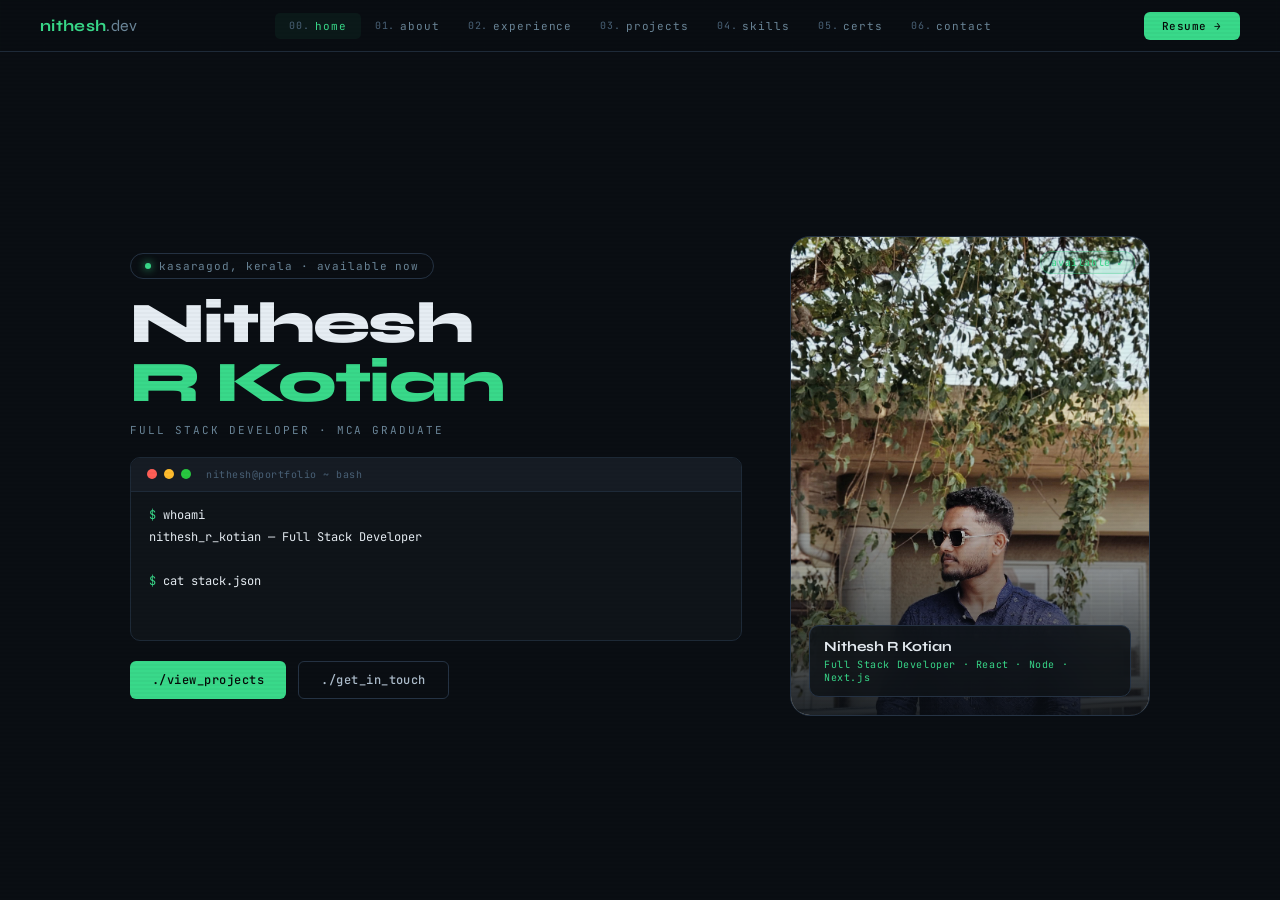
<file: index.html>
<!doctype html>
<html lang="en">
  <head>
    <meta charset="UTF-8" />
    <meta name="viewport" content="width=device-width, initial-scale=1.0" />
    <meta
      name="description"
      content="Full Stack Developer | MCA Graduate | Expert in React, Next.js, Node.js, MongoDB. Building scalable web applications and modern solutions."
    />
    <meta
      name="keywords"
      content="Full Stack Developer, React, Next.js, Node.js, JavaScript, Web Development, Portfolio"
    />
    <meta name="author" content="Nithesh R Kotian" />
    <meta name="theme-color" content="#39d98a" />
    <title>Nithesh R Kotian — Full Stack Developer</title>

    <!-- Open Graph Meta Tags -->
    <meta
      property="og:title"
      content="Nithesh R Kotian — Full Stack Developer"
    />
    <meta
      property="og:description"
      content="Full Stack Developer | MCA Graduate | Expert in React, Next.js, Node.js, MongoDB. Building scalable web applications and modern solutions."
    />
    <meta property="og:image" content="images/myimage.jpg" />
    <meta property="og:url" content="https://nithesh-portfolio.vercel.app" />
    <meta property="og:type" content="website" />

    <!-- Twitter Card Meta Tags -->
    <meta name="twitter:card" content="summary_large_image" />
    <meta
      name="twitter:title"
      content="Nithesh R Kotian — Full Stack Developer"
    />
    <meta
      name="twitter:description"
      content="Full Stack Developer | MCA Graduate | Expert in React, Next.js, Node.js, MongoDB."
    />
    <meta name="twitter:image" content="images/myimage.jpg" />

    <!-- Favicon -->
    <link rel="icon" type="image/x-icon" href="images/myimage.jpg" />
    <link rel="apple-touch-icon" href="images/myimage.jpg" />

    <link
      href="https://fonts.googleapis.com/css2?family=JetBrains+Mono:wght@300;400;500;700&family=Syne:wght@400;500;700;800&display=swap"
      rel="stylesheet"
    />
    <style>
      :root {
        --bg: #0a0e13;
        --bg2: #0f1419;
        --bg3: #161c24;
        --border: #1e2a38;
        --border2: #253344;
        --green: #39d98a;
        --green2: #2ab572;
        --blue: #58a6ff;
        --purple: #bc8cff;
        --amber: #f0b429;
        --coral: #ff7a5c;
        --muted: #4a6278;
        --muted2: #6b8699;
        --text: #cdd9e5;
        --text2: #adbdcc;
        --white: #e6edf3;
        --mono: "JetBrains Mono", monospace;
        --display: "Syne", sans-serif;
      }
      * {
        margin: 0;
        padding: 0;
        box-sizing: border-box;
      }
      html,
      body {
        width: 100%;
        height: 100%;
        overflow: hidden;
        background: var(--bg);
        color: var(--text);
        font-family: var(--mono);
        font-size: 14px;
      }
      body::before {
        content: "";
        position: fixed;
        inset: 0;
        background: repeating-linear-gradient(
          0deg,
          transparent,
          transparent 2px,
          rgba(0, 0, 0, 0.025) 2px,
          rgba(0, 0, 0, 0.025) 4px
        );
        pointer-events: none;
        z-index: 9999;
      }
      #grid-bg {
        position: fixed;
        inset: 0;
        background-image:
          linear-gradient(rgba(57, 217, 138, 0.025) 1px, transparent 1px),
          linear-gradient(90deg, rgba(57, 217, 138, 0.025) 1px, transparent 1px);
        background-size: 44px 44px;
        z-index: 0;
        pointer-events: none;
      }

      /* NAV */
      nav {
        position: fixed;
        top: 0;
        left: 0;
        right: 0;
        z-index: 500;
        background: rgba(10, 14, 19, 0.94);
        -webkit-backdrop-filter: blur(20px);
        backdrop-filter: blur(20px);
        border-bottom: 1px solid var(--border);
        height: 52px;
        display: flex;
        align-items: center;
        justify-content: space-between;
        padding: 0 40px;
      }
      .nav-logo {
        font-family: var(--display);
        font-size: 16px;
        font-weight: 700;
        color: var(--green);
        letter-spacing: 0.02em;
        cursor: pointer;
      }
      .nav-logo span {
        color: var(--muted2);
        font-weight: 400;
      }
      .nav-links {
        display: flex;
        gap: 0;
        list-style: none;
      }
      .nav-links li a {
        display: flex;
        align-items: center;
        gap: 5px;
        color: var(--muted2);
        text-decoration: none;
        font-size: 11px;
        letter-spacing: 0.08em;
        padding: 6px 14px;
        border-radius: 5px;
        transition: all 0.2s;
        cursor: pointer;
      }
      .nav-links li a:hover,
      .nav-links li a.active {
        color: var(--green);
        background: rgba(57, 217, 138, 0.06);
      }
      .nav-num {
        color: var(--muted);
        font-size: 10px;
      }
      .hire-btn {
        background: var(--green);
        color: #050a08;
        border: none;
        padding: 7px 18px;
        border-radius: 6px;
        font-family: var(--mono);
        font-size: 11px;
        font-weight: 500;
        cursor: pointer;
        letter-spacing: 0.05em;
        transition: all 0.2s;
        text-decoration: none;
      }
      .hire-btn:hover {
        background: var(--green2);
        transform: translateY(-1px);
      }

      /* HAMBURGER */
      .hamburger {
        display: none;
        flex-direction: column;
        gap: 4px;
        cursor: pointer;
        padding: 8px;
        border: 1px solid var(--border2);
        border-radius: 6px;
        background: transparent;
      }
      .hamburger span {
        display: block;
        width: 18px;
        height: 1.5px;
        background: var(--muted2);
        transition: all 0.3s;
      }
      .mobile-menu {
        display: none;
        position: fixed;
        top: 52px;
        left: 0;
        right: 0;
        background: rgba(10, 14, 19, 0.98);
        -webkit-backdrop-filter: blur(20px);
        backdrop-filter: blur(20px);
        border-bottom: 1px solid var(--border);
        z-index: 400;
        padding: 12px 0;
      }
      .mobile-menu.open {
        display: block;
      }
      .mobile-menu a {
        display: block;
        padding: 12px 24px;
        color: var(--muted2);
        font-size: 12px;
        letter-spacing: 0.08em;
        cursor: pointer;
        transition: color 0.2s;
      }
      .mobile-menu a:hover,
      .mobile-menu a.active {
        color: var(--green);
      }

      /* PAGES */
      .page {
        position: fixed;
        top: 52px;
        left: 0;
        right: 0;
        bottom: 0;
        overflow-y: auto;
        overflow-x: hidden;
        transform: translateX(100%);
        z-index: 1;
        pointer-events: none;
        background: var(--bg);
      }
      .page.active {
        transform: translateX(0);
        z-index: 10;
        pointer-events: all;
      }
      .page-inner {
        min-height: 100%;
        padding: 48px 40px 80px;
        max-width: 1100px;
        margin: 0 auto;
        position: relative;
        z-index: 2;
      }

      /* HERO */
      #page-hero {
        overflow: hidden;
      }
      #page-hero .page-inner {
        height: 100%;
        display: flex;
        flex-direction: column;
        justify-content: center;
        padding: 20px 40px;
      }
      .hero-wrap {
        display: grid;
        grid-template-columns: 1fr 360px;
        gap: 48px;
        align-items: center;
      }
      .hero-badge {
        display: inline-flex;
        align-items: center;
        gap: 8px;
        font-size: 11px;
        color: var(--muted2);
        letter-spacing: 0.08em;
        border: 1px solid var(--border2);
        border-radius: 20px;
        padding: 5px 14px;
        margin-bottom: 16px;
      }
      .badge-dot {
        width: 6px;
        height: 6px;
        border-radius: 50%;
        background: var(--green);
        box-shadow: 0 0 8px var(--green);
        animation: pulse 2s infinite;
      }
      @keyframes pulse {
        0%,
        100% {
          box-shadow: 0 0 6px var(--green);
        }
        50% {
          box-shadow:
            0 0 16px var(--green),
            0 0 28px rgba(57, 217, 138, 0.3);
        }
      }
      .hero-name {
        font-family: var(--display);
        font-size: clamp(36px, 4.5vw, 62px);
        font-weight: 800;
        color: var(--white);
        line-height: 1.02;
        margin-bottom: 10px;
        letter-spacing: -0.03em;
      }
      .hero-name .accent {
        color: var(--green);
      }
      .hero-sub {
        font-size: 11px;
        color: var(--muted2);
        letter-spacing: 0.18em;
        text-transform: uppercase;
        margin-bottom: 20px;
      }
      .terminal-box {
        background: var(--bg2);
        border: 1px solid var(--border);
        border-radius: 10px;
        overflow: hidden;
        margin-bottom: 20px;
      }
      .tbar {
        background: var(--bg3);
        border-bottom: 1px solid var(--border);
        padding: 10px 16px;
        display: flex;
        align-items: center;
        gap: 7px;
      }
      .dot {
        width: 10px;
        height: 10px;
        border-radius: 50%;
      }
      .dr {
        background: #ff5f57;
      }
      .dy {
        background: #febc2e;
      }
      .dg {
        background: #28c840;
      }
      .ttitle {
        margin-left: 8px;
        font-size: 10px;
        color: var(--muted);
        letter-spacing: 0.05em;
      }
      .tbody {
        padding: 14px 18px;
        min-height: 148px;
        font-size: 12px;
        line-height: 1.6;
      }
      .tline {
        margin-bottom: 3px;
        min-height: 17px;
      }
      .cur {
        display: inline-block;
        width: 7px;
        height: 12px;
        background: var(--green);
        vertical-align: middle;
        animation: blink 1s step-end infinite;
        margin-left: 2px;
      }
      @keyframes blink {
        50% {
          opacity: 0;
        }
      }
      .hero-ctas {
        display: flex;
        gap: 12px;
      }
      .btn {
        display: inline-flex;
        align-items: center;
        gap: 8px;
        padding: 10px 22px;
        border-radius: 6px;
        font-family: var(--mono);
        font-size: 12px;
        font-weight: 500;
        cursor: pointer;
        border: none;
        transition: all 0.2s;
        letter-spacing: 0.04em;
        text-decoration: none;
      }
      .btn-g {
        background: var(--green);
        color: #050a08;
      }
      .btn-g:hover {
        background: var(--green2);
        transform: translateY(-1px);
      }
      .btn-o {
        background: transparent;
        color: var(--text2);
        border: 1px solid var(--border2);
      }
      .btn-o:hover {
        border-color: var(--green);
        color: var(--green);
      }
      .mobile-resume-cta {
        display: none;
      }

      /* PHOTO */
      .photo-card {
        position: relative;
      }
      .photo-frame {
        position: relative;
        border-radius: 20px;
        overflow: hidden;
        border: 1px solid var(--border2);
        aspect-ratio: 3/4;
      }
      .photo-frame img {
        width: 100%;
        height: 100%;
        object-fit: cover;
        object-position: center top;
        filter: contrast(1.05) saturate(0.9);
      }
      .photo-overlay {
        position: absolute;
        inset: 0;
        background: linear-gradient(
          180deg,
          transparent 50%,
          rgba(10, 14, 19, 0.9) 100%
        );
      }
      .photo-badge {
        position: absolute;
        bottom: 18px;
        left: 18px;
        right: 18px;
        background: rgba(15, 20, 25, 0.88);
        -webkit-backdrop-filter: blur(12px);
        backdrop-filter: blur(12px);
        border: 1px solid var(--border2);
        border-radius: 10px;
        padding: 12px 14px;
      }
      .pb-name {
        font-family: var(--display);
        font-size: 14px;
        font-weight: 700;
        color: var(--white);
        margin-bottom: 3px;
      }
      .pb-role {
        font-size: 10px;
        color: var(--green);
        letter-spacing: 0.06em;
      }
      .photo-tag {
        position: absolute;
        top: 14px;
        right: 14px;
        background: rgba(57, 217, 138, 0.12);
        border: 1px solid rgba(57, 217, 138, 0.3);
        color: var(--green);
        font-size: 10px;
        padding: 4px 10px;
        border-radius: 20px;
        letter-spacing: 0.06em;
      }

      /* HERO ENTRY ANIM */
      .hero-badge,
      .hero-name,
      .hero-sub,
      .terminal-box,
      .hero-ctas,
      .photo-card {
        opacity: 0;
        transition:
          opacity 0.6s ease,
          transform 0.6s ease;
      }
      .hero-badge {
        transform: translateY(-10px);
      }
      .hero-name {
        transform: translateY(20px);
        transition-delay: 0.1s;
      }
      .hero-sub {
        transition-delay: 0.2s;
      }
      .terminal-box {
        transform: translateY(10px);
        transition-delay: 0.25s;
      }
      .hero-ctas {
        transition-delay: 0.38s;
      }
      .photo-card {
        transform: translateX(28px);
        transition-delay: 0.15s;
      }
      #page-hero.active .hero-badge,
      #page-hero.active .hero-name,
      #page-hero.active .hero-sub,
      #page-hero.active .terminal-box,
      #page-hero.active .hero-ctas,
      #page-hero.active .photo-card {
        opacity: 1;
        transform: none;
      }

      /* SECTIONS */
      .section-tag {
        font-size: 10px;
        letter-spacing: 0.18em;
        text-transform: uppercase;
        color: var(--green);
        margin-bottom: 10px;
        display: flex;
        align-items: center;
        gap: 10px;
      }
      .section-tag::after {
        content: "";
        display: block;
        height: 1px;
        width: 36px;
        background: var(--green);
        opacity: 0.5;
      }
      .section-h {
        font-family: var(--display);
        font-size: clamp(26px, 3vw, 42px);
        font-weight: 700;
        color: var(--white);
        margin-bottom: 36px;
        letter-spacing: -0.02em;
      }
      .page-anim > * {
        opacity: 0;
        transform: translateY(18px);
        transition:
          opacity 0.5s ease,
          transform 0.5s ease;
      }
      .page.active .page-anim > *:nth-child(1) {
        opacity: 1;
        transform: none;
        transition-delay: 0.07s;
      }
      .page.active .page-anim > *:nth-child(2) {
        opacity: 1;
        transform: none;
        transition-delay: 0.14s;
      }
      .page.active .page-anim > *:nth-child(3) {
        opacity: 1;
        transform: none;
        transition-delay: 0.21s;
      }
      .page.active .page-anim > *:nth-child(4) {
        opacity: 1;
        transform: none;
        transition-delay: 0.28s;
      }
      .page.active .page-anim > *:nth-child(5) {
        opacity: 1;
        transform: none;
        transition-delay: 0.35s;
      }
      .page.active .page-anim > *:nth-child(6) {
        opacity: 1;
        transform: none;
        transition-delay: 0.42s;
      }

      /* ABOUT */
      .about-grid {
        display: grid;
        grid-template-columns: 1.1fr 1fr;
        gap: 52px;
        align-items: start;
      }
      .about-text {
        color: var(--text2);
        line-height: 1.9;
        font-size: 13.5px;
      }
      .about-text p {
        margin-bottom: 16px;
      }
      .about-text strong {
        color: var(--green);
        font-weight: 500;
      }
      .stats-block {
        display: grid;
        grid-template-columns: 1fr 1fr;
        gap: 1px;
        background: var(--border);
        border: 1px solid var(--border);
        border-radius: 12px;
        overflow: hidden;
        margin-bottom: 20px;
      }
      .stat-box {
        background: var(--bg2);
        padding: 20px;
        text-align: center;
      }
      .stat-num {
        font-family: var(--display);
        font-size: 32px;
        font-weight: 800;
        color: var(--green);
        display: block;
        line-height: 1;
        margin-bottom: 5px;
      }
      .stat-lbl {
        font-size: 10px;
        color: var(--muted2);
        letter-spacing: 0.1em;
        text-transform: uppercase;
      }
      .achiev-list {
        display: flex;
        flex-direction: column;
        gap: 8px;
      }
      .achiev-item {
        display: flex;
        align-items: flex-start;
        gap: 10px;
        background: var(--bg2);
        border: 1px solid var(--border);
        border-radius: 8px;
        padding: 11px 14px;
        font-size: 12.5px;
        color: var(--text2);
      }

      /* EXPERIENCE */
      .exp-list {
        display: flex;
        flex-direction: column;
        gap: 0;
      }
      .exp-item {
        display: grid;
        grid-template-columns: 185px 1fr;
        gap: 28px;
        padding: 36px 0;
        border-bottom: 1px solid var(--border);
      }
      .exp-item:first-child {
        padding-top: 0;
      }
      .exp-item:last-child {
        border-bottom: none;
      }
      .exp-date {
        font-size: 11px;
        color: var(--green);
        letter-spacing: 0.05em;
        margin-bottom: 6px;
      }
      .exp-co {
        font-size: 12px;
        color: var(--muted2);
        line-height: 1.5;
      }
      .exp-role {
        font-family: var(--display);
        font-size: 17px;
        font-weight: 600;
        color: var(--white);
        margin-bottom: 10px;
      }
      .exp-desc {
        font-size: 13px;
        color: var(--text2);
        line-height: 1.85;
        margin-bottom: 12px;
      }
      .tags {
        display: flex;
        flex-wrap: wrap;
        gap: 6px;
      }
      .tag {
        font-size: 10.5px;
        padding: 3px 10px;
        border-radius: 4px;
        background: var(--bg3);
        border: 1px solid var(--border2);
        color: var(--muted2);
        letter-spacing: 0.04em;
      }

      /* PROJECTS */
      .proj-grid {
        display: grid;
        grid-template-columns: repeat(auto-fill, minmax(290px, 1fr));
        gap: 16px;
      }
      .proj-card {
        background: var(--bg2);
        border: 1px solid var(--border);
        border-radius: 10px;
        overflow: hidden;
        transition:
          border-color 0.2s,
          transform 0.2s;
        cursor: pointer;
      }
      .proj-card:hover {
        border-color: var(--green);
        transform: translateY(-3px);
      }
      .proj-card:hover .parrow {
        opacity: 1;
        transform: translate(3px, -3px);
      }
      .proj-top {
        padding: 18px 18px 12px;
        border-bottom: 1px solid var(--border);
        display: flex;
        align-items: flex-start;
        justify-content: space-between;
      }
      .proj-ico {
        width: 32px;
        height: 32px;
        border-radius: 7px;
        display: flex;
        align-items: center;
        justify-content: center;
        font-size: 14px;
        margin-bottom: 8px;
        border: 1px solid var(--border2);
        background: var(--bg3);
      }
      .parrow {
        font-size: 14px;
        color: var(--green);
        opacity: 0;
        transition: all 0.2s;
      }
      .proj-type {
        font-size: 10px;
        color: var(--green);
        letter-spacing: 0.1em;
        text-transform: uppercase;
        margin-bottom: 5px;
      }
      .proj-name {
        font-family: var(--display);
        font-size: 15px;
        font-weight: 600;
        color: var(--white);
      }
      .proj-body {
        padding: 12px 18px 16px;
      }
      .proj-desc {
        font-size: 12px;
        color: var(--text2);
        line-height: 1.7;
        margin-bottom: 10px;
      }
      .ptags {
        display: flex;
        flex-wrap: wrap;
        gap: 5px;
      }
      .ptag {
        font-size: 10px;
        padding: 2px 8px;
        border-radius: 3px;
        background: rgba(57, 217, 138, 0.07);
        border: 1px solid rgba(57, 217, 138, 0.18);
        color: var(--green2);
        letter-spacing: 0.04em;
      }

      /* SKILLS */
      .skills-wrap {
        display: grid;
        grid-template-columns: 1fr 1fr;
        gap: 40px;
      }
      .sg {
        margin-bottom: 24px;
      }
      .sg-title {
        font-size: 10px;
        letter-spacing: 0.15em;
        text-transform: uppercase;
        color: var(--muted);
        margin-bottom: 12px;
        display: flex;
        align-items: center;
        gap: 8px;
      }
      .sg-title::before {
        content: "//";
        color: var(--green);
        opacity: 0.7;
      }
      .spills {
        display: flex;
        flex-wrap: wrap;
        gap: 7px;
      }
      .sp {
        font-size: 12px;
        padding: 6px 13px;
        border-radius: 6px;
        background: var(--bg2);
        border: 1px solid var(--border);
        color: var(--text2);
        transition: all 0.15s;
        cursor: default;
      }
      .sp:hover {
        border-color: var(--green);
        color: var(--green);
        background: rgba(57, 217, 138, 0.05);
      }
      .sp.hot {
        color: var(--blue);
        border-color: var(--border2);
      }

      /* CERTS */
      .certs-grid {
        display: grid;
        grid-template-columns: repeat(auto-fill, minmax(230px, 1fr));
        gap: 12px;
      }
      .cert-card {
        background: var(--bg2);
        border: 1px solid var(--border);
        border-radius: 8px;
        padding: 15px 16px;
        transition: border-color 0.2s;
      }
      .cert-card:hover {
        border-color: var(--purple);
      }
      .cert-plat {
        font-size: 10px;
        color: var(--purple);
        letter-spacing: 0.1em;
        text-transform: uppercase;
        margin-bottom: 5px;
      }
      .cert-name {
        font-size: 13px;
        color: var(--text);
        line-height: 1.45;
      }

      /* CONTACT */
      .contact-wrap {
        display: grid;
        grid-template-columns: 1fr 1fr;
        gap: 52px;
        align-items: start;
      }
      .contact-text {
        font-size: 13px;
        color: var(--text2);
        line-height: 1.85;
        margin-bottom: 22px;
      }
      .clinks {
        display: flex;
        flex-direction: column;
        gap: 9px;
      }
      .clink {
        display: flex;
        align-items: center;
        gap: 12px;
        color: var(--text2);
        text-decoration: none;
        font-size: 13px;
        padding: 10px 14px;
        border: 1px solid var(--border);
        border-radius: 6px;
        background: var(--bg2);
        transition: all 0.2s;
      }
      .clink:hover {
        color: var(--green);
        border-color: var(--green);
        background: rgba(57, 217, 138, 0.04);
      }
      .cform {
        display: flex;
        flex-direction: column;
        gap: 13px;
      }
      .flabel {
        font-size: 10px;
        color: var(--muted2);
        letter-spacing: 0.1em;
        text-transform: uppercase;
        margin-bottom: 5px;
      }
      .finput,
      .ftextarea {
        background: var(--bg2);
        border: 1px solid var(--border);
        border-radius: 6px;
        padding: 10px 14px;
        color: var(--text);
        font-family: var(--mono);
        font-size: 13px;
        outline: none;
        transition: border-color 0.2s;
        width: 100%;
      }
      .finput:focus,
      .ftextarea:focus {
        border-color: var(--green);
      }
      .ftextarea {
        min-height: 96px;
        resize: none;
      }

      /* SCROLLBAR */
      ::-webkit-scrollbar {
        width: 4px;
      }
      ::-webkit-scrollbar-track {
        background: var(--bg);
      }
      ::-webkit-scrollbar-thumb {
        background: var(--border2);
        border-radius: 2px;
      }

      /* RESPONSIVE */
      @media (max-width: 960px) {
        .nav-links {
          display: none;
        }
        .hamburger {
          display: flex;
        }
        nav {
          padding: 0 20px;
        }
        .hire-btn {
          display: none;
        }
      }
      @media (max-width: 768px) {
        /* Allow hero to scroll on mobile */
        #page-hero {
          overflow-y: auto;
        }
        #page-hero .page-inner {
          height: auto;
          min-height: 100%;
          padding: 20px 20px 40px;
        }
        .hero-wrap {
          grid-template-columns: 1fr;
          gap: 0;
          position: relative;
        }
        .hero-name {
          font-size: clamp(34px, 9vw, 48px);
        }
        .photo-card {
          position: absolute;
          top: 0;
          right: 0;
          width: 68px;
          height: 68px;
        }
        .photo-frame {
          border-radius: 50%;
          aspect-ratio: 1/1;
          width: 68px;
          height: 68px;
          border: 2px solid var(--green);
        }
        .photo-overlay,
        .photo-badge,
        .photo-tag {
          display: none;
        }
        .hero-left {
          padding-right: 80px;
        }
        .hero-badge {
          font-size: 10px;
          padding: 4px 10px;
          margin-bottom: 12px;
        }
        .hero-sub {
          font-size: 10px;
          margin-bottom: 12px;
        }
        .tbody {
          min-height: auto;
          font-size: 11px;
          padding: 10px 14px;
        }
        .tline {
          margin-bottom: 2px;
          min-height: 16px;
        }
        .terminal-box {
          margin-bottom: 14px;
        }
        .page-inner {
          padding: 28px 20px 60px;
        }
        .section-h {
          font-size: 26px;
        }
        .about-grid,
        .skills-wrap,
        .contact-wrap {
          grid-template-columns: 1fr;
        }
        .exp-item {
          grid-template-columns: 1fr;
          gap: 4px;
        }
        .proj-grid {
          grid-template-columns: 1fr;
        }
        .certs-grid {
          grid-template-columns: 1fr 1fr;
        }
        .hero-ctas .btn:first-child {
          display: none;
        }
        .mobile-resume-cta {
          display: inline-flex;
        }
      }
      @media (max-width: 480px) {
        .hero-name {
          font-size: clamp(34px, 12vw, 48px);
        }
        .hero-left {
          padding-right: 84px;
        }
        .hero-ctas {
          flex-direction: column;
        }
        .btn {
          width: 100%;
          justify-content: center;
        }
        .certs-grid {
          grid-template-columns: 1fr;
        }
      }
    </style>
  </head>
  <body>
    <div id="grid-bg"></div>

    <nav>
      <div class="nav-logo" id="logo">nithesh<span>.dev</span></div>
      <ul class="nav-links" id="navLinks">
        <li>
          <a id="nav-hero" class="active"
            ><span class="nav-num">00.</span> home</a
          >
        </li>
        <li>
          <a id="nav-about"><span class="nav-num">01.</span> about</a>
        </li>
        <li>
          <a id="nav-exp"><span class="nav-num">02.</span> experience</a>
        </li>
        <li>
          <a id="nav-proj"><span class="nav-num">03.</span> projects</a>
        </li>
        <li>
          <a id="nav-skills"><span class="nav-num">04.</span> skills</a>
        </li>
        <li>
          <a id="nav-certs"><span class="nav-num">05.</span> certs</a>
        </li>
        <li>
          <a id="nav-contact"><span class="nav-num">06.</span> contact</a>
        </li>
      </ul>
      <div class="hamburger" id="hamburger">
        <span></span><span></span><span></span>
      </div>
      <a
        href="images/Nithesh_Kotian_Resume.pdf"
        download
        class="hire-btn"
        id="hireBtn"
        >Resume →</a
      >
    </nav>

    <div class="mobile-menu" id="mobileMenu">
      <a id="mob-hero" class="active">00. home</a>
      <a id="mob-about">01. about</a>
      <a id="mob-exp">02. experience</a>
      <a id="mob-proj">03. projects</a>
      <a id="mob-skills">04. skills</a>
      <a id="mob-certs">05. certs</a>
      <a id="mob-contact">06. contact</a>
    </div>

    <!-- HERO -->
    <div class="page active" id="page-hero">
      <div class="page-inner">
        <div class="hero-wrap">
          <div class="hero-left">
            <div class="hero-badge">
              <span class="badge-dot"></span>kasaragod, kerala · available now
            </div>
            <h1 class="hero-name">
              Nithesh<br /><span class="accent">R Kotian</span>
            </h1>
            <p class="hero-sub">Full Stack Developer · MCA Graduate</p>
            <div class="terminal-box">
              <div class="tbar">
                <div class="dot dr"></div>
                <div class="dot dy"></div>
                <div class="dot dg"></div>
                <span class="ttitle">nithesh@portfolio ~ bash</span>
              </div>
              <div class="tbody" id="termOut"></div>
            </div>
            <div class="hero-ctas">
              <button class="btn btn-g" data-page="proj">
                ./view_projects
              </button>
              <a
                href="images/Nithesh_Kotian_Resume.pdf"
                download
                class="btn btn-g mobile-resume-cta"
                >./_resume</a
              >
              <button class="btn btn-o" data-page="contact">
                ./get_in_touch
              </button>
            </div>
          </div>
          <div class="photo-card">
            <div class="photo-frame">
              <img src="images/myimage.jpg" alt="Nithesh R Kotian" />
              <div class="photo-overlay"></div>
              <span class="photo-tag">available ✓</span>
              <div class="photo-badge">
                <div class="pb-name">Nithesh R Kotian</div>
                <div class="pb-role">
                  Full Stack Developer · React · Node · Next.js
                </div>
              </div>
            </div>
          </div>
        </div>
      </div>
    </div>

    <!-- ABOUT -->
    <div class="page" id="page-about">
      <div class="page-inner">
        <div class="page-anim">
          <div class="section-tag">$ cat about.md</div>
          <h2 class="section-h">Who I Am</h2>
          <div class="about-grid">
            <div class="about-text">
              <p>
                I'm a <strong>Full Stack Developer</strong> with an MCA from ST
                Joseph Engineering College Mangalore (CGPA 9.0). I build
                scalable, production-ready applications using modern web
                technologies.
              </p>
              <p>
                Currently at
                <strong>One Planet Technologies LLP</strong> working on
                <strong>Neargo360</strong> — a full-stack e-commerce platform
                with multi-store cart workflows, Cloudinary media handling, and
                WhatsApp vendor integrations.
              </p>
              <p>
                I've interned at <strong>Softionik Solutions</strong>,
                contributed to
                <strong>Google's Adversarial Nibbler Program</strong> for AI
                model training, and built production web apps at
                <strong>Qtech Solutions</strong>.
              </p>
              <p>
                Outside code: cricket, traveling, food, and the pursuit of
                cleaner abstractions.
              </p>
              <div
                style="
                  margin-top: 22px;
                  display: flex;
                  gap: 12px;
                  flex-wrap: wrap;
                "
              >
                <button
                  class="btn btn-g"
                  data-page="proj"
                  style="font-size: 11px; padding: 8px 18px"
                >
                  view projects
                </button>
                <button
                  class="btn btn-o"
                  data-page="exp"
                  style="font-size: 11px; padding: 8px 18px"
                >
                  experience
                </button>
              </div>
            </div>
            <div>
              <div class="stats-block">
                <div class="stat-box">
                  <span class="stat-num">9.0</span
                  ><span class="stat-lbl">MCA CGPA</span>
                </div>
                <div class="stat-box">
                  <span class="stat-num">5+</span
                  ><span class="stat-lbl">Projects</span>
                </div>
                <div class="stat-box">
                  <span class="stat-num">3</span
                  ><span class="stat-lbl">Internships</span>
                </div>
                <div class="stat-box">
                  <span class="stat-num">6+</span
                  ><span class="stat-lbl">Certs</span>
                </div>
              </div>
              <div class="achiev-list">
                <div class="achiev-item">
                  🏆&nbsp; 2nd Place — One-Day Hackathon, SJEC
                </div>
                <div class="achiev-item">
                  ☁&nbsp; AWS Unleashed Workshop participant
                </div>
                <div class="achiev-item">
                  🎯&nbsp; Committee Head — Joshiana 2024, SJEC
                </div>
                <div class="achiev-item">
                  🤖&nbsp; Google Adversarial Nibbler Contributor
                </div>
              </div>
            </div>
          </div>
        </div>
      </div>
    </div>

    <!-- EXPERIENCE -->
    <div class="page" id="page-exp">
      <div class="page-inner">
        <div class="page-anim">
          <div class="section-tag">$ git log --experience</div>
          <h2 class="section-h">Experience</h2>
          <div class="exp-list">
            <div class="exp-item">
              <div>
                <div class="exp-date">JAN 2026 — PRESENT</div>
                <div class="exp-co">One Planet Technologies LLP</div>
              </div>
              <div>
                <div class="exp-role">Software Developer</div>
                <p class="exp-desc">
                  Building Neargo360, a full-stack e-commerce and marketplace
                  platform. Developed multi-store cart workflows, dynamic
                  product galleries, checkout systems, Cloudinary media
                  handling, and WhatsApp inquiry integration for vendors.
                </p>
                <div class="tags">
                  <span class="tag">Next.js</span
                  ><span class="tag">React.js</span
                  ><span class="tag">Node.js</span
                  ><span class="tag">MongoDB</span
                  ><span class="tag">Cloudinary</span>
                </div>
              </div>
            </div>
            <div class="exp-item">
              <div>
                <div class="exp-date">MAY — JUL 2025</div>
                <div class="exp-co">Softionik Solutions Pvt. Ltd.</div>
              </div>
              <div>
                <div class="exp-role">Software Development Intern</div>
                <p class="exp-desc">
                  Built Ayush, a cross-platform mobile app using React Native
                  with JWT authentication and RESTful API integration.
                  Collaborated in Agile team on testing, debugging, and code
                  reviews.
                </p>
                <div class="tags">
                  <span class="tag">React Native</span
                  ><span class="tag">Node.js</span
                  ><span class="tag">MongoDB</span><span class="tag">JWT</span
                  ><span class="tag">REST APIs</span>
                </div>
              </div>
            </div>
            <div class="exp-item">
              <div>
                <div class="exp-date">JUL — SEP 2024</div>
                <div class="exp-co">Google</div>
              </div>
              <div>
                <div class="exp-role">Adversarial Nibbler Contributor</div>
                <p class="exp-desc">
                  Worked on AI generation models and contributed to model
                  training. Collaborated with interdisciplinary teams to enhance
                  AI solutions and built practical ML workflow skills.
                </p>
                <div class="tags">
                  <span class="tag">AI/ML</span
                  ><span class="tag">Model Training</span
                  ><span class="tag">Research</span>
                </div>
              </div>
            </div>
            <div class="exp-item">
              <div>
                <div class="exp-date">APR — JUN 2023</div>
                <div class="exp-co">Qtech Solutions</div>
              </div>
              <div>
                <div class="exp-role">Web Developer Intern</div>
                <p class="exp-desc">
                  Built front-end and back-end modules in an Agile team,
                  contributing to unit testing, client-side validation,
                  responsive design, and database management.
                </p>
                <div class="tags">
                  <span class="tag">HTML</span><span class="tag">CSS</span
                  ><span class="tag">JavaScript</span
                  ><span class="tag">PHP</span><span class="tag">MySQL</span>
                </div>
              </div>
            </div>
          </div>
        </div>
      </div>
    </div>

    <!-- PROJECTS -->
    <div class="page" id="page-proj">
      <div class="page-inner">
        <div class="page-anim">
          <div class="section-tag">$ ls -la projects/</div>
          <h2 class="section-h">Projects</h2>
          <div class="proj-grid">
            <!-- <div class="proj-card">
              <div class="proj-top">
                <div>
                  <div class="proj-ico">🛒</div>
                  <div class="proj-type">E-Commerce · Live</div>
                  <div class="proj-name">Neargo360</div>
                </div>
                <div class="parrow">↗</div>
              </div>
              <div class="proj-body">
                <p class="proj-desc">
                  Full-stack marketplace with multi-store cart, dynamic
                  galleries, Cloudinary media, and WhatsApp vendor integration.
                </p>
                <div class="ptags">
                  <span class="ptag">Next.js</span
                  ><span class="ptag">React</span
                  ><span class="ptag">Node.js</span
                  ><span class="ptag">MongoDB</span>
                </div>
              </div>
            </div> -->
            <div class="proj-card">
              <div class="proj-top">
                <div>
                  <div class="proj-ico">📄</div>
                  <div class="proj-type">EdTech · Full Stack</div>
                  <div class="proj-name">QPGS</div>
                </div>
                <div class="parrow">↗</div>
              </div>
              <div class="proj-body">
                <p class="proj-desc">
                  Dynamic question paper generation aligned with Bloom's
                  Taxonomy, COs, POs. Role-based access + PDF/Word export.
                </p>
                <div class="ptags">
                  <span class="ptag">React.js</span
                  ><span class="ptag">Node.js</span
                  ><span class="ptag">MongoDB</span
                  ><span class="ptag">REST APIs</span>
                </div>
              </div>
            </div>
            <div class="proj-card">
              <div class="proj-top">
                <div>
                  <div class="proj-ico">📱</div>
                  <div class="proj-type">Mobile · Cross-Platform</div>
                  <div class="proj-name">Ayush</div>
                </div>
                <div class="parrow">↗</div>
              </div>
              <div class="proj-body">
                <p class="proj-desc">
                  Ayurvedic product sales + pooja booking app. JWT auth,
                  calendar scheduling, dual customer/admin modules.
                </p>
                <div class="ptags">
                  <span class="ptag">React Native</span
                  ><span class="ptag">TypeScript</span
                  ><span class="ptag">Node.js</span
                  ><span class="ptag">MongoDB</span>
                </div>
              </div>
            </div>
            <div class="proj-card">
              <div class="proj-top">
                <div>
                  <div class="proj-ico">📦</div>
                  <div class="proj-type">Inventory · Full Stack</div>
                  <div class="proj-name">Inventory App</div>
                </div>
                <div class="parrow">↗</div>
              </div>
              <div class="proj-body">
                <p class="proj-desc">
                  FastAPI backend + React frontend with CRUD APIs, PostgreSQL
                  persistence, filtering/sorting UI, and OpenAPI docs.
                </p>
                <div class="ptags">
                  <span class="ptag">FastAPI</span
                  ><span class="ptag">React.js</span
                  ><span class="ptag">PostgreSQL</span
                  ><span class="ptag">SQLAlchemy</span>
                </div>
              </div>
            </div>
            <div class="proj-card">
              <div class="proj-top">
                <div>
                  <div class="proj-ico">💊</div>
                  <div class="proj-type">E-Commerce</div>
                  <div class="proj-name">Drug Rial</div>
                </div>
                <div class="parrow">↗</div>
              </div>
              <div class="proj-body">
                <p class="proj-desc">
                  Online medical products store with secure product management,
                  ordering flow, and responsive design.
                </p>
                <div class="ptags">
                  <span class="ptag">HTML</span><span class="ptag">PHP</span
                  ><span class="ptag">Bootstrap</span
                  ><span class="ptag">MySQL</span>
                </div>
              </div>
            </div>
            <div class="proj-card">
              <div class="proj-top">
                <div>
                  <div class="proj-ico">🔧</div>
                  <div class="proj-type">Service Booking</div>
                  <div class="proj-name">Unique Solution</div>
                </div>
                <div class="parrow">↗</div>
              </div>
              <div class="proj-body">
                <p class="proj-desc">
                  Responsive booking site for laptop, inverter, and CCTV
                  services. DB-driven booking with form validation.
                </p>
                <div class="ptags">
                  <span class="ptag">HTML</span><span class="ptag">CSS</span
                  ><span class="ptag">JavaScript</span
                  ><span class="ptag">PHP</span><span class="ptag">MySQL</span>
                </div>
              </div>
            </div>
          </div>
        </div>
      </div>
    </div>

    <!-- SKILLS -->
    <div class="page" id="page-skills">
      <div class="page-inner">
        <div class="page-anim">
          <div class="section-tag">$ npm list --depth=0</div>
          <h2 class="section-h">Skills</h2>
          <div class="skills-wrap">
            <div>
              <div class="sg">
                <div class="sg-title">Languages</div>
                <div class="spills">
                  <span class="sp hot">JavaScript ES6+</span
                  ><span class="sp hot">TypeScript</span
                  ><span class="sp">Python</span
                  ><span class="sp">Core Java</span><span class="sp">C#</span
                  ><span class="sp">PHP</span>
                </div>
              </div>
              <div class="sg">
                <div class="sg-title">Frontend</div>
                <div class="spills">
                  <span class="sp hot">React.js</span
                  ><span class="sp hot">Next.js</span
                  ><span class="sp hot">React Native</span
                  ><span class="sp">Tailwind CSS</span
                  ><span class="sp">Material UI</span
                  ><span class="sp">Bootstrap</span
                  ><span class="sp">HTML5/CSS3</span>
                </div>
              </div>
              <div class="sg">
                <div class="sg-title">Backend</div>
                <div class="spills">
                  <span class="sp hot">Node.js</span
                  ><span class="sp hot">Express.js</span
                  ><span class="sp">FastAPI</span
                  ><span class="sp">REST APIs</span
                  ><span class="sp">JWT Auth</span
                  ><span class="sp">ASP.NET</span>
                </div>
              </div>
            </div>
            <div>
              <div class="sg">
                <div class="sg-title">Databases</div>
                <div class="spills">
                  <span class="sp hot">MongoDB</span
                  ><span class="sp">PostgreSQL</span
                  ><span class="sp">MySQL</span><span class="sp">Firebase</span
                  ><span class="sp">SQLAlchemy</span>
                </div>
              </div>
              <div class="sg">
                <div class="sg-title">Tools & DevOps</div>
                <div class="spills">
                  <span class="sp">Docker</span><span class="sp">GitHub</span
                  ><span class="sp">Postman</span><span class="sp">AWS</span
                  ><span class="sp">CI/CD</span
                  ><span class="sp">Agile/Scrum</span
                  ><span class="sp">Swagger</span>
                </div>
              </div>
              <div class="sg">
                <div class="sg-title">AI / ML & Data</div>
                <div class="spills">
                  <span class="sp">NumPy</span><span class="sp">Pandas</span
                  ><span class="sp">Matplotlib</span
                  ><span class="sp">Power BI</span
                  ><span class="sp">Model Training</span>
                </div>
              </div>
            </div>
          </div>
        </div>
      </div>
    </div>

    <!-- CERTS -->
    <div class="page" id="page-certs">
      <div class="page-inner">
        <div class="page-anim">
          <div class="section-tag">$ cat certifications.json</div>
          <h2 class="section-h">Certifications</h2>
          <div class="certs-grid">
            <div class="cert-card">
              <div class="cert-plat">Coursera</div>
              <div class="cert-name">Fundamentals of Java Programming</div>
            </div>
            <div class="cert-card">
              <div class="cert-plat">Udemy</div>
              <div class="cert-name">
                The Complete Full-Stack Web Development Bootcamp
              </div>
            </div>
            <div class="cert-card">
              <div class="cert-plat">Udemy</div>
              <div class="cert-name">
                Java Spring Boot Tutorial for Beginners
              </div>
            </div>
            <div class="cert-card">
              <div class="cert-plat">Coursera</div>
              <div class="cert-name">
                Intro to Web Development with HTML, CSS, JavaScript
              </div>
            </div>
            <div class="cert-card">
              <div class="cert-plat">Udemy</div>
              <div class="cert-name">
                React Native Unveiled: From Basics to Mobile Mastery
              </div>
            </div>
            <div class="cert-card">
              <div class="cert-plat">Great Learning</div>
              <div class="cert-name">Data Visualization with Power BI</div>
            </div>
          </div>
        </div>
      </div>
    </div>

    <!-- CONTACT -->
    <div class="page" id="page-contact">
      <div class="page-inner">
        <div class="page-anim">
          <div class="section-tag">$ ssh nithesh@contact</div>
          <h2 class="section-h">Get In Touch</h2>
          <div class="contact-wrap">
            <div>
              <p class="contact-text">
                Open to full-time roles, freelance projects, or interesting
                collaborations. Drop a message and I'll get back to you soon.
              </p>
              <div class="clinks">
                <a href="mailto:nithesh0128@gmail.com" class="clink"
                  >✉&nbsp; nithesh0128@gmail.com</a
                >
                <a
                  href="https://linkedin.com/in/nithesh0628"
                  target="_blank"
                  rel="noopener noreferrer"
                  class="clink"
                  >in&nbsp; linkedin.com/in/nithesh0628</a
                >
                <a
                  href="https://github.com/n-ithesh"
                  target="_blank"
                  rel="noopener noreferrer"
                  class="clink"
                  >⌥&nbsp; github.com/n-ithesh</a
                >
                <a href="tel:+917909209834" class="clink"
                  >✆&nbsp; +91 7909209834</a
                >
              </div>
            </div>
            <div class="cform">
              <div>
                <div class="flabel">Name</div>
                <input class="finput" type="text" placeholder="your name" />
              </div>
              <div>
                <div class="flabel">Email</div>
                <input
                  class="finput"
                  type="email"
                  placeholder="your@email.com"
                />
              </div>
              <div>
                <div class="flabel">Message</div>
                <textarea
                  class="ftextarea"
                  placeholder="what's on your mind?"
                ></textarea>
              </div>
              <button
                class="btn btn-g"
                id="sendBtn"
                style="align-self: flex-start"
              >
                ./send_message →
              </button>
            </div>
          </div>
        </div>
      </div>
    </div>

    <script>
      (function () {
        var pages = [
          "hero",
          "about",
          "exp",
          "proj",
          "skills",
          "certs",
          "contact",
        ];
        var current = "hero";
        var busy = false;

        function goTo(id) {
          if (!id || id === current || busy) return;
          busy = true;

          var fromIdx = pages.indexOf(current);
          var toIdx = pages.indexOf(id);
          var fwd = toIdx > fromIdx;

          var prev = document.getElementById("page-" + current);
          var next = document.getElementById("page-" + id);
          if (!prev || !next) {
            busy = false;
            return;
          }

          // Position next off-screen instantly (no transition)
          next.style.transition = "none";
          next.style.transform = fwd ? "translateX(100%)" : "translateX(-100%)";
          next.style.zIndex = "10";
          next.style.pointerEvents = "none";

          // Force reflow so the above takes effect before we add transition
          next.getBoundingClientRect();

          // Slide both
          var ease = "transform 0.6s cubic-bezier(0.77,0,0.175,1)";
          next.style.transition = ease;
          prev.style.transition = ease;
          next.style.transform = "translateX(0)";
          prev.style.transform = fwd ? "translateX(-6%)" : "translateX(100%)";
          prev.style.zIndex = "5";

          // Update nav highlights
          var allNavLinks = document.querySelectorAll(
            ".nav-links a, .mobile-menu a",
          );
          allNavLinks.forEach(function (a) {
            a.classList.remove("active");
          });
          var desktopLink = document.getElementById("nav-" + id);
          var mobileLink = document.getElementById("mob-" + id);
          if (desktopLink) desktopLink.classList.add("active");
          if (mobileLink) mobileLink.classList.add("active");

          setTimeout(function () {
            // Clean up prev
            prev.style.transition = "none";
            prev.style.transform = fwd
              ? "translateX(100%)"
              : "translateX(-100%)";
            prev.style.zIndex = "1";
            prev.style.pointerEvents = "none";
            prev.classList.remove("active");

            // Activate next
            next.classList.add("active");
            next.style.pointerEvents = "all";

            current = id;
            busy = false;
          }, 650);

          // Close mobile menu if open
          var menu = document.getElementById("mobileMenu");
          if (menu) menu.classList.remove("open");
        }

        // Wire up nav links using data attributes — no inline onclick needed
        document.addEventListener("DOMContentLoaded", function () {
          // Desktop nav
          pages.forEach(function (p) {
            var el = document.getElementById("nav-" + p);
            if (el)
              el.addEventListener("click", function () {
                goTo(p);
              });
          });

          // Logo
          var logo = document.getElementById("logo");
          if (logo)
            logo.addEventListener("click", function () {
              goTo("hero");
            });

          // Hire button (download link) handled natively via anchor tag

          // Mobile menu links
          pages.forEach(function (p) {
            var el = document.getElementById("mob-" + p);
            if (el)
              el.addEventListener("click", function () {
                goTo(p);
              });
          });

          // Hamburger toggle
          var hamburger = document.getElementById("hamburger");
          var mobileMenu = document.getElementById("mobileMenu");
          if (hamburger && mobileMenu) {
            hamburger.addEventListener("click", function () {
              mobileMenu.classList.toggle("open");
            });
          }

          // data-page buttons (hero CTAs, about buttons)
          document.querySelectorAll("[data-page]").forEach(function (el) {
            el.addEventListener("click", function () {
              goTo(el.getAttribute("data-page"));
            });
          });

          // Send button
          var sendBtn = document.getElementById("sendBtn");
          if (sendBtn) {
            sendBtn.addEventListener("click", function () {
              sendBtn.textContent = "./sent ✓";
              sendBtn.style.background = "var(--green2)";
              setTimeout(function () {
                sendBtn.textContent = "./send_message →";
                sendBtn.style.background = "";
              }, 2500);
            });
          }

          // Terminal typing
          var termLines = [
            { t: "cmd", s: "$ whoami" },
            {
              t: "out",
              s: "nithesh_r_kotian — Full Stack Developer",
              c: "var(--white)",
            },
            { t: "blank" },
            { t: "cmd", s: "$ cat stack.json" },
            {
              t: "code",
              k: '  "frontend": ',
              v: '["React","Next.js","React Native"]',
              kc: "var(--muted2)",
              vc: "var(--amber)",
            },
            {
              t: "code",
              k: '  "backend":  ',
              v: '["Node.js","Express","FastAPI"]',
              kc: "var(--muted2)",
              vc: "var(--green)",
            },
            {
              t: "code",
              k: '  "databases":',
              v: '["MongoDB","PostgreSQL","MySQL"]',
              kc: "var(--muted2)",
              vc: "var(--blue)",
            },
            { t: "blank" },
            { t: "cmd", s: "$ echo $AVAILABILITY" },
            { t: "out", s: "open to new opportunities ✓", c: "var(--green)" },
          ];
          var out = document.getElementById("termOut");
          var li = 0;
          function nextLine() {
            if (!out) return;
            if (li >= termLines.length) {
              var cur = document.createElement("span");
              cur.className = "cur";
              if (out.lastChild) out.lastChild.appendChild(cur);
              return;
            }
            var l = termLines[li++];
            var d = document.createElement("div");
            d.className = "tline";
            if (l.t === "blank") {
              d.innerHTML = "&nbsp;";
            } else if (l.t === "cmd") {
              var parts = l.s.split(" ");
              d.innerHTML =
                '<span style="color:var(--green)">' +
                parts[0] +
                '</span> <span style="color:var(--white)">' +
                parts.slice(1).join(" ") +
                "</span>";
            } else if (l.t === "code") {
              d.innerHTML =
                '<span style="color:' +
                l.kc +
                '">' +
                l.k +
                '</span><span style="color:' +
                l.vc +
                '">' +
                l.v +
                "</span>";
            } else {
              d.innerHTML =
                '<span style="color:' + l.c + '">' + l.s + "</span>";
            }
            out.appendChild(d);
            var delay = l.t === "blank" ? 60 : l.t === "cmd" ? 250 : 100;
            setTimeout(nextLine, delay);
          }
          setTimeout(nextLine, 800);
        });
      })();
    </script>
  </body>
</html>
</file>
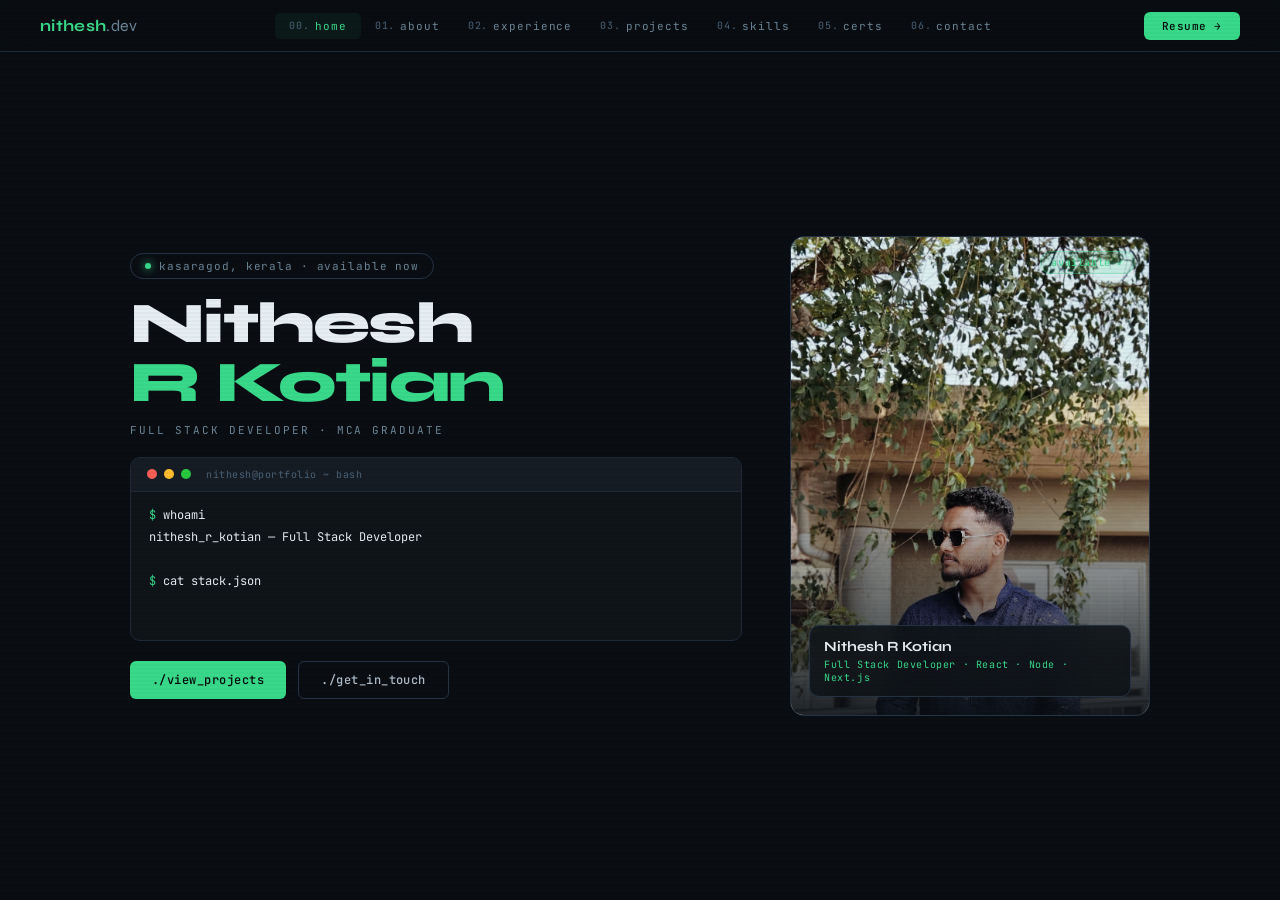
<file: index.html.html>
<!DOCTYPE html>
<html lang="en">
<head>
<meta charset="UTF-8">
<meta name="viewport" content="width=device-width, initial-scale=1.0">
<title>Nithesh R Kotian — Full Stack Developer</title>
<link href="https://fonts.googleapis.com/css2?family=JetBrains+Mono:wght@300;400;500;700&family=Syne:wght@400;500;700;800&display=swap" rel="stylesheet">
<style>
:root{
  --bg:#0a0e13;--bg2:#0f1419;--bg3:#161c24;
  --border:#1e2a38;--border2:#253344;
  --green:#39d98a;--green2:#2ab572;
  --blue:#58a6ff;--purple:#bc8cff;
  --amber:#f0b429;--coral:#ff7a5c;
  --muted:#4a6278;--muted2:#6b8699;
  --text:#cdd9e5;--text2:#adbdcc;--white:#e6edf3;
  --mono:'JetBrains Mono',monospace;
  --display:'Syne',sans-serif;
}
*{margin:0;padding:0;box-sizing:border-box;}
html,body{width:100%;height:100%;overflow:hidden;background:var(--bg);color:var(--text);font-family:var(--mono);font-size:14px;}
body::before{content:'';position:fixed;inset:0;background:repeating-linear-gradient(0deg,transparent,transparent 2px,rgba(0,0,0,0.025) 2px,rgba(0,0,0,0.025) 4px);pointer-events:none;z-index:9999;}
#grid-bg{position:fixed;inset:0;background-image:linear-gradient(rgba(57,217,138,0.025) 1px,transparent 1px),linear-gradient(90deg,rgba(57,217,138,0.025) 1px,transparent 1px);background-size:44px 44px;z-index:0;pointer-events:none;}

/* NAV */
nav{position:fixed;top:0;left:0;right:0;z-index:500;background:rgba(10,14,19,0.94);-webkit-backdrop-filter:blur(20px);backdrop-filter:blur(20px);border-bottom:1px solid var(--border);height:52px;display:flex;align-items:center;justify-content:space-between;padding:0 40px;}
.nav-logo{font-family:var(--display);font-size:16px;font-weight:700;color:var(--green);letter-spacing:.02em;cursor:pointer;}
.nav-logo span{color:var(--muted2);font-weight:400;}
.nav-links{display:flex;gap:0;list-style:none;}
.nav-links li a{display:flex;align-items:center;gap:5px;color:var(--muted2);text-decoration:none;font-size:11px;letter-spacing:.08em;padding:6px 14px;border-radius:5px;transition:all .2s;cursor:pointer;}
.nav-links li a:hover,.nav-links li a.active{color:var(--green);background:rgba(57,217,138,.06);}
.nav-num{color:var(--muted);font-size:10px;}
.hire-btn{background:var(--green);color:#050a08;border:none;padding:7px 18px;border-radius:6px;font-family:var(--mono);font-size:11px;font-weight:500;cursor:pointer;letter-spacing:.05em;transition:all .2s;text-decoration:none;}
.hire-btn:hover{background:var(--green2);transform:translateY(-1px);}

/* HAMBURGER */
.hamburger{display:none;flex-direction:column;gap:4px;cursor:pointer;padding:8px;border:1px solid var(--border2);border-radius:6px;background:transparent;}
.hamburger span{display:block;width:18px;height:1.5px;background:var(--muted2);transition:all .3s;}
.mobile-menu{display:none;position:fixed;top:52px;left:0;right:0;background:rgba(10,14,19,0.98);-webkit-backdrop-filter:blur(20px);backdrop-filter:blur(20px);border-bottom:1px solid var(--border);z-index:400;padding:12px 0;}
.mobile-menu.open{display:block;}
.mobile-menu a{display:block;padding:12px 24px;color:var(--muted2);font-size:12px;letter-spacing:.08em;cursor:pointer;transition:color .2s;}
.mobile-menu a:hover,.mobile-menu a.active{color:var(--green);}

/* PAGES */
.page{position:fixed;top:52px;left:0;right:0;bottom:0;overflow-y:auto;overflow-x:hidden;transform:translateX(100%);z-index:1;pointer-events:none;background:var(--bg);}
.page.active{transform:translateX(0);z-index:10;pointer-events:all;}
.page-inner{min-height:100%;padding:48px 40px 80px;max-width:1100px;margin:0 auto;position:relative;z-index:2;}

/* HERO */
#page-hero{overflow:hidden;}
#page-hero .page-inner{height:100%;display:flex;flex-direction:column;justify-content:center;padding:20px 40px;}
.hero-wrap{display:grid;grid-template-columns:1fr 360px;gap:48px;align-items:center;}
.hero-badge{display:inline-flex;align-items:center;gap:8px;font-size:11px;color:var(--muted2);letter-spacing:.08em;border:1px solid var(--border2);border-radius:20px;padding:5px 14px;margin-bottom:16px;}
.badge-dot{width:6px;height:6px;border-radius:50%;background:var(--green);box-shadow:0 0 8px var(--green);animation:pulse 2s infinite;}
@keyframes pulse{0%,100%{box-shadow:0 0 6px var(--green);}50%{box-shadow:0 0 16px var(--green),0 0 28px rgba(57,217,138,.3);}}
.hero-name{font-family:var(--display);font-size:clamp(36px,4.5vw,62px);font-weight:800;color:var(--white);line-height:1.02;margin-bottom:10px;letter-spacing:-.03em;}
.hero-name .accent{color:var(--green);}
.hero-sub{font-size:11px;color:var(--muted2);letter-spacing:.18em;text-transform:uppercase;margin-bottom:20px;}
.terminal-box{background:var(--bg2);border:1px solid var(--border);border-radius:10px;overflow:hidden;margin-bottom:20px;}
.tbar{background:var(--bg3);border-bottom:1px solid var(--border);padding:10px 16px;display:flex;align-items:center;gap:7px;}
.dot{width:10px;height:10px;border-radius:50%;}
.dr{background:#ff5f57;}.dy{background:#febc2e;}.dg{background:#28c840;}
.ttitle{margin-left:8px;font-size:10px;color:var(--muted);letter-spacing:.05em;}
.tbody{padding:14px 18px;min-height:148px;font-size:12px;line-height:1.6;}
.tline{margin-bottom:3px;min-height:17px;}
.cur{display:inline-block;width:7px;height:12px;background:var(--green);vertical-align:middle;animation:blink 1s step-end infinite;margin-left:2px;}
@keyframes blink{50%{opacity:0;}}
.hero-ctas{display:flex;gap:12px;}
.btn{display:inline-flex;align-items:center;gap:8px;padding:10px 22px;border-radius:6px;font-family:var(--mono);font-size:12px;font-weight:500;cursor:pointer;border:none;transition:all .2s;letter-spacing:.04em;text-decoration:none;}
.btn-g{background:var(--green);color:#050a08;}
.btn-g:hover{background:var(--green2);transform:translateY(-1px);}
.btn-o{background:transparent;color:var(--text2);border:1px solid var(--border2);}
.btn-o:hover{border-color:var(--green);color:var(--green);}
.mobile-resume-cta{display:none;}

/* PHOTO */
.photo-card{position:relative;}
.photo-frame{position:relative;border-radius:14px;overflow:hidden;border:1px solid var(--border2);aspect-ratio:3/4;}
.photo-frame img{width:100%;height:100%;object-fit:cover;object-position:center top;filter:contrast(1.05) saturate(0.9);}
.photo-overlay{position:absolute;inset:0;background:linear-gradient(180deg,transparent 50%,rgba(10,14,19,.9) 100%);}
.photo-badge{position:absolute;bottom:18px;left:18px;right:18px;background:rgba(15,20,25,.88);-webkit-backdrop-filter:blur(12px);backdrop-filter:blur(12px);border:1px solid var(--border2);border-radius:10px;padding:12px 14px;}
.pb-name{font-family:var(--display);font-size:14px;font-weight:700;color:var(--white);margin-bottom:3px;}
.pb-role{font-size:10px;color:var(--green);letter-spacing:.06em;}
.photo-tag{position:absolute;top:14px;right:14px;background:rgba(57,217,138,.12);border:1px solid rgba(57,217,138,.3);color:var(--green);font-size:10px;padding:4px 10px;border-radius:20px;letter-spacing:.06em;}

/* HERO ENTRY ANIM */
.hero-badge,.hero-name,.hero-sub,.terminal-box,.hero-ctas,.photo-card{opacity:0;transition:opacity .6s ease,transform .6s ease;}
.hero-badge{transform:translateY(-10px);}
.hero-name{transform:translateY(20px);transition-delay:.1s;}
.hero-sub{transition-delay:.2s;}
.terminal-box{transform:translateY(10px);transition-delay:.25s;}
.hero-ctas{transition-delay:.38s;}
.photo-card{transform:translateX(28px);transition-delay:.15s;}
#page-hero.active .hero-badge,#page-hero.active .hero-name,#page-hero.active .hero-sub,
#page-hero.active .terminal-box,#page-hero.active .hero-ctas,#page-hero.active .photo-card{opacity:1;transform:none;}

/* SECTIONS */
.section-tag{font-size:10px;letter-spacing:.18em;text-transform:uppercase;color:var(--green);margin-bottom:10px;display:flex;align-items:center;gap:10px;}
.section-tag::after{content:'';display:block;height:1px;width:36px;background:var(--green);opacity:.5;}
.section-h{font-family:var(--display);font-size:clamp(26px,3vw,42px);font-weight:700;color:var(--white);margin-bottom:36px;letter-spacing:-.02em;}
.page-anim > *{opacity:0;transform:translateY(18px);transition:opacity .5s ease,transform .5s ease;}
.page.active .page-anim > *:nth-child(1){opacity:1;transform:none;transition-delay:.07s;}
.page.active .page-anim > *:nth-child(2){opacity:1;transform:none;transition-delay:.14s;}
.page.active .page-anim > *:nth-child(3){opacity:1;transform:none;transition-delay:.21s;}
.page.active .page-anim > *:nth-child(4){opacity:1;transform:none;transition-delay:.28s;}
.page.active .page-anim > *:nth-child(5){opacity:1;transform:none;transition-delay:.35s;}
.page.active .page-anim > *:nth-child(6){opacity:1;transform:none;transition-delay:.42s;}

/* ABOUT */
.about-grid{display:grid;grid-template-columns:1.1fr 1fr;gap:52px;align-items:start;}
.about-text{color:var(--text2);line-height:1.9;font-size:13.5px;}
.about-text p{margin-bottom:16px;}
.about-text strong{color:var(--green);font-weight:500;}
.stats-block{display:grid;grid-template-columns:1fr 1fr;gap:1px;background:var(--border);border:1px solid var(--border);border-radius:12px;overflow:hidden;margin-bottom:20px;}
.stat-box{background:var(--bg2);padding:20px;text-align:center;}
.stat-num{font-family:var(--display);font-size:32px;font-weight:800;color:var(--green);display:block;line-height:1;margin-bottom:5px;}
.stat-lbl{font-size:10px;color:var(--muted2);letter-spacing:.1em;text-transform:uppercase;}
.achiev-list{display:flex;flex-direction:column;gap:8px;}
.achiev-item{display:flex;align-items:flex-start;gap:10px;background:var(--bg2);border:1px solid var(--border);border-radius:8px;padding:11px 14px;font-size:12.5px;color:var(--text2);}

/* EXPERIENCE */
.exp-list{display:flex;flex-direction:column;gap:0;}
.exp-item{display:grid;grid-template-columns:185px 1fr;gap:28px;padding:36px 0;border-bottom:1px solid var(--border);}
.exp-item:first-child{padding-top:0;}
.exp-item:last-child{border-bottom:none;}
.exp-date{font-size:11px;color:var(--green);letter-spacing:.05em;margin-bottom:6px;}
.exp-co{font-size:12px;color:var(--muted2);line-height:1.5;}
.exp-role{font-family:var(--display);font-size:17px;font-weight:600;color:var(--white);margin-bottom:10px;}
.exp-desc{font-size:13px;color:var(--text2);line-height:1.85;margin-bottom:12px;}
.tags{display:flex;flex-wrap:wrap;gap:6px;}
.tag{font-size:10.5px;padding:3px 10px;border-radius:4px;background:var(--bg3);border:1px solid var(--border2);color:var(--muted2);letter-spacing:.04em;}

/* PROJECTS */
.proj-grid{display:grid;grid-template-columns:repeat(auto-fill,minmax(290px,1fr));gap:16px;}
.proj-card{background:var(--bg2);border:1px solid var(--border);border-radius:10px;overflow:hidden;transition:border-color .2s,transform .2s;cursor:pointer;}
.proj-card:hover{border-color:var(--green);transform:translateY(-3px);}
.proj-card:hover .parrow{opacity:1;transform:translate(3px,-3px);}
.proj-top{padding:18px 18px 12px;border-bottom:1px solid var(--border);display:flex;align-items:flex-start;justify-content:space-between;}
.proj-ico{width:32px;height:32px;border-radius:7px;display:flex;align-items:center;justify-content:center;font-size:14px;margin-bottom:8px;border:1px solid var(--border2);background:var(--bg3);}
.parrow{font-size:14px;color:var(--green);opacity:0;transition:all .2s;}
.proj-type{font-size:10px;color:var(--green);letter-spacing:.1em;text-transform:uppercase;margin-bottom:5px;}
.proj-name{font-family:var(--display);font-size:15px;font-weight:600;color:var(--white);}
.proj-body{padding:12px 18px 16px;}
.proj-desc{font-size:12px;color:var(--text2);line-height:1.7;margin-bottom:10px;}
.ptags{display:flex;flex-wrap:wrap;gap:5px;}
.ptag{font-size:10px;padding:2px 8px;border-radius:3px;background:rgba(57,217,138,.07);border:1px solid rgba(57,217,138,.18);color:var(--green2);letter-spacing:.04em;}

/* SKILLS */
.skills-wrap{display:grid;grid-template-columns:1fr 1fr;gap:40px;}
.sg{margin-bottom:24px;}
.sg-title{font-size:10px;letter-spacing:.15em;text-transform:uppercase;color:var(--muted);margin-bottom:12px;display:flex;align-items:center;gap:8px;}
.sg-title::before{content:'//';color:var(--green);opacity:.7;}
.spills{display:flex;flex-wrap:wrap;gap:7px;}
.sp{font-size:12px;padding:6px 13px;border-radius:6px;background:var(--bg2);border:1px solid var(--border);color:var(--text2);transition:all .15s;cursor:default;}
.sp:hover{border-color:var(--green);color:var(--green);background:rgba(57,217,138,.05);}
.sp.hot{color:var(--blue);border-color:var(--border2);}

/* CERTS */
.certs-grid{display:grid;grid-template-columns:repeat(auto-fill,minmax(230px,1fr));gap:12px;}
.cert-card{background:var(--bg2);border:1px solid var(--border);border-radius:8px;padding:15px 16px;transition:border-color .2s;}
.cert-card:hover{border-color:var(--purple);}
.cert-plat{font-size:10px;color:var(--purple);letter-spacing:.1em;text-transform:uppercase;margin-bottom:5px;}
.cert-name{font-size:13px;color:var(--text);line-height:1.45;}

/* CONTACT */
.contact-wrap{display:grid;grid-template-columns:1fr 1fr;gap:52px;align-items:start;}
.contact-text{font-size:13px;color:var(--text2);line-height:1.85;margin-bottom:22px;}
.clinks{display:flex;flex-direction:column;gap:9px;}
.clink{display:flex;align-items:center;gap:12px;color:var(--text2);text-decoration:none;font-size:13px;padding:10px 14px;border:1px solid var(--border);border-radius:6px;background:var(--bg2);transition:all .2s;}
.clink:hover{color:var(--green);border-color:var(--green);background:rgba(57,217,138,.04);}
.cform{display:flex;flex-direction:column;gap:13px;}
.flabel{font-size:10px;color:var(--muted2);letter-spacing:.1em;text-transform:uppercase;margin-bottom:5px;}
.finput,.ftextarea{background:var(--bg2);border:1px solid var(--border);border-radius:6px;padding:10px 14px;color:var(--text);font-family:var(--mono);font-size:13px;outline:none;transition:border-color .2s;width:100%;}
.finput:focus,.ftextarea:focus{border-color:var(--green);}
.ftextarea{min-height:96px;resize:none;}

/* SCROLLBAR */
::-webkit-scrollbar{width:4px;}
::-webkit-scrollbar-track{background:var(--bg);}
::-webkit-scrollbar-thumb{background:var(--border2);border-radius:2px;}

/* RESPONSIVE */
@media(max-width:960px){
  .nav-links{display:none;}
  .hamburger{display:flex;}
  nav{padding:0 20px;}
  .hire-btn{display:none;}
}
@media(max-width:768px){
  /* Allow hero to scroll on mobile */
  #page-hero{overflow-y:auto;}
  #page-hero .page-inner{height:auto;min-height:100%;padding:20px 20px 40px;}
  .hero-wrap{grid-template-columns:1fr;gap:0;position:relative;}
  .hero-name{font-size:clamp(34px,9vw,48px);}
  .photo-card{position:absolute;top:0;right:0;width:68px;height:68px;}
  .photo-frame{border-radius:50%;aspect-ratio:1/1;width:68px;height:68px;border:2px solid var(--green);}
  .photo-overlay,.photo-badge,.photo-tag{display:none;}
  .hero-left{padding-right:80px;}
  .hero-badge{font-size:10px;padding:4px 10px;margin-bottom:12px;}
  .hero-sub{font-size:10px;margin-bottom:12px;}
  .tbody{min-height:auto;font-size:11px;padding:10px 14px;}
  .tline{margin-bottom:2px;min-height:16px;}
  .terminal-box{margin-bottom:14px;}
  .page-inner{padding:28px 20px 60px;}
  .section-h{font-size:26px;}
  .about-grid,.skills-wrap,.contact-wrap{grid-template-columns:1fr;}
  .exp-item{grid-template-columns:1fr;gap:4px;}
  .proj-grid{grid-template-columns:1fr;}
  .certs-grid{grid-template-columns:1fr 1fr;}
  .hero-ctas .btn:first-child{display:none;}
  .mobile-resume-cta{display:inline-flex;}
}
@media(max-width:480px){
  .hero-name{font-size:clamp(34px,12vw,48px);}
  .hero-left{padding-right:84px;}
  .hero-ctas{flex-direction:column;}
  .btn{width:100%;justify-content:center;}
  .certs-grid{grid-template-columns:1fr;}
}
</style>
</head>
<body>
<div id="grid-bg"></div>

<nav>
  <div class="nav-logo" id="logo">nithesh<span>.dev</span></div>
  <ul class="nav-links" id="navLinks">
    <li><a id="nav-hero" class="active"><span class="nav-num">00.</span> home</a></li>
    <li><a id="nav-about"><span class="nav-num">01.</span> about</a></li>
    <li><a id="nav-exp"><span class="nav-num">02.</span> experience</a></li>
    <li><a id="nav-proj"><span class="nav-num">03.</span> projects</a></li>
    <li><a id="nav-skills"><span class="nav-num">04.</span> skills</a></li>
    <li><a id="nav-certs"><span class="nav-num">05.</span> certs</a></li>
    <li><a id="nav-contact"><span class="nav-num">06.</span> contact</a></li>
  </ul>
  <div class="hamburger" id="hamburger"><span></span><span></span><span></span></div>
  <a href="images/Nithesh_Kotian_Resume.pdf" download class="hire-btn " id="hireBtn">Resume →</a>
</nav>

<div class="mobile-menu" id="mobileMenu">
  <a id="mob-hero" class="active">00. home</a>
  <a id="mob-about">01. about</a>
  <a id="mob-exp">02. experience</a>
  <a id="mob-proj">03. projects</a>
  <a id="mob-skills">04. skills</a>
  <a id="mob-certs">05. certs</a>
  <a id="mob-contact">06. contact</a>
</div>

<!-- HERO -->
<div class="page active" id="page-hero">
  <div class="page-inner">
    <div class="hero-wrap">
      <div class="hero-left">
        <div class="hero-badge"><span class="badge-dot"></span>kasaragod, kerala · available now</div>
        <h1 class="hero-name">Nithesh<br><span class="accent">R Kotian</span></h1>
        <p class="hero-sub">Full Stack Developer · MCA Graduate</p>
        <div class="terminal-box">
          <div class="tbar"><div class="dot dr"></div><div class="dot dy"></div><div class="dot dg"></div><span class="ttitle">nithesh@portfolio ~ bash</span></div>
          <div class="tbody" id="termOut"></div>
        </div>
        <div class="hero-ctas">
          <button class="btn btn-g" data-page="proj">./view_projects</button>
          <a href="images/Nithesh_Kotian_Resume.pdf" download class="btn btn-g mobile-resume-cta">./_resume</a>
          <button class="btn btn-o" data-page="contact">./get_in_touch</button>
        </div>
      </div>
      <div class="photo-card">
        <div class="photo-frame">
          <img src="images/myimage.jpg" alt="Nithesh R Kotian">
          <div class="photo-overlay"></div>
          <span class="photo-tag">available ✓</span>
          <div class="photo-badge">
            <div class="pb-name">Nithesh R Kotian</div>
            <div class="pb-role">Full Stack Developer · React · Node · Next.js</div>
          </div>
        </div>
      </div>
    </div>
  </div>
</div>

<!-- ABOUT -->
<div class="page" id="page-about">
  <div class="page-inner">
    <div class="page-anim">
      <div class="section-tag">$ cat about.md</div>
      <h2 class="section-h">Who I Am</h2>
      <div class="about-grid">
        <div class="about-text">
          <p>I'm a <strong>Full Stack Developer</strong> with an MCA from ST Joseph Engineering College Mangalore (CGPA 9.0). I build scalable, production-ready applications using modern web technologies.</p>
          <p>Currently at <strong>One Planet Technologies LLP</strong> working on <strong>Neargo360</strong> — a full-stack e-commerce platform with multi-store cart workflows, Cloudinary media handling, and WhatsApp vendor integrations.</p>
          <p>I've interned at <strong>Softionik Solutions</strong>, contributed to <strong>Google's Adversarial Nibbler Program</strong> for AI model training, and built production web apps at <strong>Qtech Solutions</strong>.</p>
          <p>Outside code: cricket, traveling, food, and the pursuit of cleaner abstractions.</p>
          <div style="margin-top:22px;display:flex;gap:12px;flex-wrap:wrap;">
            <button class="btn btn-g" data-page="proj" style="font-size:11px;padding:8px 18px;">view projects</button>
            <button class="btn btn-o" data-page="exp" style="font-size:11px;padding:8px 18px;">experience</button>
          </div>
        </div>
        <div>
          <div class="stats-block">
            <div class="stat-box"><span class="stat-num">9.0</span><span class="stat-lbl">MCA CGPA</span></div>
            <div class="stat-box"><span class="stat-num">5+</span><span class="stat-lbl">Projects</span></div>
            <div class="stat-box"><span class="stat-num">3</span><span class="stat-lbl">Internships</span></div>
            <div class="stat-box"><span class="stat-num">6+</span><span class="stat-lbl">Certs</span></div>
          </div>
          <div class="achiev-list">
            <div class="achiev-item">🏆&nbsp; 2nd Place — One-Day Hackathon, SJEC</div>
            <div class="achiev-item">☁&nbsp; AWS Unleashed Workshop participant</div>
            <div class="achiev-item">🎯&nbsp; Committee Head — Joshiana 2024, SJEC</div>
            <div class="achiev-item">🤖&nbsp; Google Adversarial Nibbler Contributor</div>
          </div>
        </div>
      </div>
    </div>
  </div>
</div>

<!-- EXPERIENCE -->
<div class="page" id="page-exp">
  <div class="page-inner">
    <div class="page-anim">
      <div class="section-tag">$ git log --experience</div>
      <h2 class="section-h">Experience</h2>
      <div class="exp-list">
        <div class="exp-item">
          <div><div class="exp-date">JAN 2026 — PRESENT</div><div class="exp-co">One Planet Technologies LLP</div></div>
          <div><div class="exp-role">Software Developer</div><p class="exp-desc">Building Neargo360, a full-stack e-commerce and marketplace platform. Developed multi-store cart workflows, dynamic product galleries, checkout systems, Cloudinary media handling, and WhatsApp inquiry integration for vendors.</p><div class="tags"><span class="tag">Next.js</span><span class="tag">React.js</span><span class="tag">Node.js</span><span class="tag">MongoDB</span><span class="tag">Cloudinary</span></div></div>
        </div>
        <div class="exp-item">
          <div><div class="exp-date">MAY — JUL 2025</div><div class="exp-co">Softionik Solutions Pvt. Ltd.</div></div>
          <div><div class="exp-role">Software Development Intern</div><p class="exp-desc">Built Ayush, a cross-platform mobile app using React Native with JWT authentication and RESTful API integration. Collaborated in Agile team on testing, debugging, and code reviews.</p><div class="tags"><span class="tag">React Native</span><span class="tag">Node.js</span><span class="tag">MongoDB</span><span class="tag">JWT</span><span class="tag">REST APIs</span></div></div>
        </div>
        <div class="exp-item">
          <div><div class="exp-date">JUL — SEP 2024</div><div class="exp-co">Google</div></div>
          <div><div class="exp-role">Adversarial Nibbler Contributor</div><p class="exp-desc">Worked on AI generation models and contributed to model training. Collaborated with interdisciplinary teams to enhance AI solutions and built practical ML workflow skills.</p><div class="tags"><span class="tag">AI/ML</span><span class="tag">Model Training</span><span class="tag">Research</span></div></div>
        </div>
        <div class="exp-item">
          <div><div class="exp-date">APR — JUN 2023</div><div class="exp-co">Qtech Solutions</div></div>
          <div><div class="exp-role">Web Developer Intern</div><p class="exp-desc">Built front-end and back-end modules in an Agile team, contributing to unit testing, client-side validation, responsive design, and database management.</p><div class="tags"><span class="tag">HTML</span><span class="tag">CSS</span><span class="tag">JavaScript</span><span class="tag">PHP</span><span class="tag">MySQL</span></div></div>
        </div>
      </div>
    </div>
  </div>
</div>

<!-- PROJECTS -->
<div class="page" id="page-proj">
  <div class="page-inner">
    <div class="page-anim">
      <div class="section-tag">$ ls -la projects/</div>
      <h2 class="section-h">Projects</h2>
      <div class="proj-grid">
        <div class="proj-card"><div class="proj-top"><div><div class="proj-ico">🛒</div><div class="proj-type">E-Commerce · Live</div><div class="proj-name">Neargo360</div></div><div class="parrow">↗</div></div><div class="proj-body"><p class="proj-desc">Full-stack marketplace with multi-store cart, dynamic galleries, Cloudinary media, and WhatsApp vendor integration.</p><div class="ptags"><span class="ptag">Next.js</span><span class="ptag">React</span><span class="ptag">Node.js</span><span class="ptag">MongoDB</span></div></div></div>
        <div class="proj-card"><div class="proj-top"><div><div class="proj-ico">📄</div><div class="proj-type">EdTech · Full Stack</div><div class="proj-name">QPGS</div></div><div class="parrow">↗</div></div><div class="proj-body"><p class="proj-desc">Dynamic question paper generation aligned with Bloom's Taxonomy, COs, POs. Role-based access + PDF/Word export.</p><div class="ptags"><span class="ptag">React.js</span><span class="ptag">Node.js</span><span class="ptag">MongoDB</span><span class="ptag">REST APIs</span></div></div></div>
        <div class="proj-card"><div class="proj-top"><div><div class="proj-ico">📱</div><div class="proj-type">Mobile · Cross-Platform</div><div class="proj-name">Ayush</div></div><div class="parrow">↗</div></div><div class="proj-body"><p class="proj-desc">Ayurvedic product sales + pooja booking app. JWT auth, calendar scheduling, dual customer/admin modules.</p><div class="ptags"><span class="ptag">React Native</span><span class="ptag">TypeScript</span><span class="ptag">Node.js</span><span class="ptag">MongoDB</span></div></div></div>
        <div class="proj-card"><div class="proj-top"><div><div class="proj-ico">📦</div><div class="proj-type">Inventory · Full Stack</div><div class="proj-name">Inventory App</div></div><div class="parrow">↗</div></div><div class="proj-body"><p class="proj-desc">FastAPI backend + React frontend with CRUD APIs, PostgreSQL persistence, filtering/sorting UI, and OpenAPI docs.</p><div class="ptags"><span class="ptag">FastAPI</span><span class="ptag">React.js</span><span class="ptag">PostgreSQL</span><span class="ptag">SQLAlchemy</span></div></div></div>
        <div class="proj-card"><div class="proj-top"><div><div class="proj-ico">💊</div><div class="proj-type">E-Commerce</div><div class="proj-name">Drug Rial</div></div><div class="parrow">↗</div></div><div class="proj-body"><p class="proj-desc">Online medical products store with secure product management, ordering flow, and responsive design.</p><div class="ptags"><span class="ptag">HTML</span><span class="ptag">PHP</span><span class="ptag">Bootstrap</span><span class="ptag">MySQL</span></div></div></div>
        <div class="proj-card"><div class="proj-top"><div><div class="proj-ico">🔧</div><div class="proj-type">Service Booking</div><div class="proj-name">Unique Solution</div></div><div class="parrow">↗</div></div><div class="proj-body"><p class="proj-desc">Responsive booking site for laptop, inverter, and CCTV services. DB-driven booking with form validation.</p><div class="ptags"><span class="ptag">HTML</span><span class="ptag">CSS</span><span class="ptag">JavaScript</span><span class="ptag">PHP</span><span class="ptag">MySQL</span></div></div></div>
      </div>
    </div>
  </div>
</div>

<!-- SKILLS -->
<div class="page" id="page-skills">
  <div class="page-inner">
    <div class="page-anim">
      <div class="section-tag">$ npm list --depth=0</div>
      <h2 class="section-h">Skills</h2>
      <div class="skills-wrap">
        <div>
          <div class="sg"><div class="sg-title">Languages</div><div class="spills"><span class="sp hot">JavaScript ES6+</span><span class="sp hot">TypeScript</span><span class="sp">Python</span><span class="sp">Core Java</span><span class="sp">C#</span><span class="sp">PHP</span></div></div>
          <div class="sg"><div class="sg-title">Frontend</div><div class="spills"><span class="sp hot">React.js</span><span class="sp hot">Next.js</span><span class="sp hot">React Native</span><span class="sp">Tailwind CSS</span><span class="sp">Material UI</span><span class="sp">Bootstrap</span><span class="sp">HTML5/CSS3</span></div></div>
          <div class="sg"><div class="sg-title">Backend</div><div class="spills"><span class="sp hot">Node.js</span><span class="sp hot">Express.js</span><span class="sp">FastAPI</span><span class="sp">REST APIs</span><span class="sp">JWT Auth</span><span class="sp">ASP.NET</span></div></div>
        </div>
        <div>
          <div class="sg"><div class="sg-title">Databases</div><div class="spills"><span class="sp hot">MongoDB</span><span class="sp">PostgreSQL</span><span class="sp">MySQL</span><span class="sp">Firebase</span><span class="sp">SQLAlchemy</span></div></div>
          <div class="sg"><div class="sg-title">Tools & DevOps</div><div class="spills"><span class="sp">Docker</span><span class="sp">GitHub</span><span class="sp">Postman</span><span class="sp">AWS</span><span class="sp">CI/CD</span><span class="sp">Agile/Scrum</span><span class="sp">Swagger</span></div></div>
          <div class="sg"><div class="sg-title">AI / ML & Data</div><div class="spills"><span class="sp">NumPy</span><span class="sp">Pandas</span><span class="sp">Matplotlib</span><span class="sp">Power BI</span><span class="sp">Model Training</span></div></div>
        </div>
      </div>
    </div>
  </div>
</div>

<!-- CERTS -->
<div class="page" id="page-certs">
  <div class="page-inner">
    <div class="page-anim">
      <div class="section-tag">$ cat certifications.json</div>
      <h2 class="section-h">Certifications</h2>
      <div class="certs-grid">
        <div class="cert-card"><div class="cert-plat">Coursera</div><div class="cert-name">Fundamentals of Java Programming</div></div>
        <div class="cert-card"><div class="cert-plat">Udemy</div><div class="cert-name">The Complete Full-Stack Web Development Bootcamp</div></div>
        <div class="cert-card"><div class="cert-plat">Udemy</div><div class="cert-name">Java Spring Boot Tutorial for Beginners</div></div>
        <div class="cert-card"><div class="cert-plat">Coursera</div><div class="cert-name">Intro to Web Development with HTML, CSS, JavaScript</div></div>
        <div class="cert-card"><div class="cert-plat">Udemy</div><div class="cert-name">React Native Unveiled: From Basics to Mobile Mastery</div></div>
        <div class="cert-card"><div class="cert-plat">Great Learning</div><div class="cert-name">Data Visualization with Power BI</div></div>
      </div>
    </div>
  </div>
</div>

<!-- CONTACT -->
<div class="page" id="page-contact">
  <div class="page-inner">
    <div class="page-anim">
      <div class="section-tag">$ ssh nithesh@contact</div>
      <h2 class="section-h">Get In Touch</h2>
      <div class="contact-wrap">
        <div>
          <p class="contact-text">Open to full-time roles, freelance projects, or interesting collaborations. Drop a message and I'll get back to you soon.</p>
          <div class="clinks">
            <a href="mailto:nithesh0128@gmail.com" class="clink">✉&nbsp; nithesh0128@gmail.com</a>
            <a href="https://linkedin.com/in/nithesh0628" target="_blank" rel="noopener noreferrer" class="clink">in&nbsp; linkedin.com/in/nithesh0628</a>
            <a href="https://github.com/Nithesh" target="_blank" rel="noopener noreferrer" class="clink">⌥&nbsp; github.com/Nithesh</a>
            <a href="tel:+917909209834" class="clink">✆&nbsp; +91 7909209834</a>
          </div>
        </div>
        <div class="cform">
          <div><div class="flabel">Name</div><input class="finput" type="text" placeholder="your name"></div>
          <div><div class="flabel">Email</div><input class="finput" type="email" placeholder="your@email.com"></div>
          <div><div class="flabel">Message</div><textarea class="ftextarea" placeholder="what's on your mind?"></textarea></div>
          <button class="btn btn-g" id="sendBtn" style="align-self:flex-start;">./send_message →</button>
        </div>
      </div>
    </div>
  </div>
</div>

<script>
(function() {
  var pages = ['hero','about','exp','proj','skills','certs','contact'];
  var current = 'hero';
  var busy = false;

  function goTo(id) {
    if (!id || id === current || busy) return;
    busy = true;

    var fromIdx = pages.indexOf(current);
    var toIdx   = pages.indexOf(id);
    var fwd     = toIdx > fromIdx;

    var prev = document.getElementById('page-' + current);
    var next = document.getElementById('page-' + id);
    if (!prev || !next) { busy = false; return; }

    // Position next off-screen instantly (no transition)
    next.style.transition = 'none';
    next.style.transform  = fwd ? 'translateX(100%)' : 'translateX(-100%)';
    next.style.zIndex     = '10';
    next.style.pointerEvents = 'none';

    // Force reflow so the above takes effect before we add transition
    next.getBoundingClientRect();

    // Slide both
    var ease = 'transform 0.6s cubic-bezier(0.77,0,0.175,1)';
    next.style.transition = ease;
    prev.style.transition = ease;
    next.style.transform  = 'translateX(0)';
    prev.style.transform  = fwd ? 'translateX(-6%)' : 'translateX(100%)';
    prev.style.zIndex     = '5';

    // Update nav highlights
    var allNavLinks = document.querySelectorAll('.nav-links a, .mobile-menu a');
    allNavLinks.forEach(function(a) { a.classList.remove('active'); });
    var desktopLink = document.getElementById('nav-' + id);
    var mobileLink  = document.getElementById('mob-' + id);
    if (desktopLink) desktopLink.classList.add('active');
    if (mobileLink)  mobileLink.classList.add('active');

    setTimeout(function() {
      // Clean up prev
      prev.style.transition    = 'none';
      prev.style.transform     = fwd ? 'translateX(100%)' : 'translateX(-100%)';
      prev.style.zIndex        = '1';
      prev.style.pointerEvents = 'none';
      prev.classList.remove('active');

      // Activate next
      next.classList.add('active');
      next.style.pointerEvents = 'all';

      current = id;
      busy    = false;
    }, 650);

    // Close mobile menu if open
    var menu = document.getElementById('mobileMenu');
    if (menu) menu.classList.remove('open');
  }

  // Wire up nav links using data attributes — no inline onclick needed
  document.addEventListener('DOMContentLoaded', function() {

    // Desktop nav
    pages.forEach(function(p) {
      var el = document.getElementById('nav-' + p);
      if (el) el.addEventListener('click', function() { goTo(p); });
    });

    // Logo
    var logo = document.getElementById('logo');
    if (logo) logo.addEventListener('click', function() { goTo('hero'); });

    // Hire button (download link) handled natively via anchor tag

    // Mobile menu links
    pages.forEach(function(p) {
      var el = document.getElementById('mob-' + p);
      if (el) el.addEventListener('click', function() { goTo(p); });
    });

    // Hamburger toggle
    var hamburger = document.getElementById('hamburger');
    var mobileMenu = document.getElementById('mobileMenu');
    if (hamburger && mobileMenu) {
      hamburger.addEventListener('click', function() {
        mobileMenu.classList.toggle('open');
      });
    }

    // data-page buttons (hero CTAs, about buttons)
    document.querySelectorAll('[data-page]').forEach(function(el) {
      el.addEventListener('click', function() { goTo(el.getAttribute('data-page')); });
    });

    // Send button
    var sendBtn = document.getElementById('sendBtn');
    if (sendBtn) {
      sendBtn.addEventListener('click', function() {
        sendBtn.textContent = './sent ✓';
        sendBtn.style.background = 'var(--green2)';
        setTimeout(function() {
          sendBtn.textContent = './send_message →';
          sendBtn.style.background = '';
        }, 2500);
      });
    }

    // Terminal typing
    var termLines = [
      {t:'cmd', s:'$ whoami'},
      {t:'out', s:'nithesh_r_kotian — Full Stack Developer', c:'var(--white)'},
      {t:'blank'},
      {t:'cmd', s:'$ cat stack.json'},
      {t:'code', k:'  "frontend": ', v:'["React","Next.js","React Native"]', kc:'var(--muted2)', vc:'var(--amber)'},
      {t:'code', k:'  "backend":  ', v:'["Node.js","Express","FastAPI"]',     kc:'var(--muted2)', vc:'var(--green)'},
      {t:'code', k:'  "databases":', v:'["MongoDB","PostgreSQL","MySQL"]',    kc:'var(--muted2)', vc:'var(--blue)'},
      {t:'blank'},
      {t:'cmd', s:'$ echo $AVAILABILITY'},
      {t:'out', s:'open to new opportunities ✓', c:'var(--green)'}
    ];
    var out = document.getElementById('termOut');
    var li = 0;
    function nextLine() {
      if (!out) return;
      if (li >= termLines.length) {
        var cur = document.createElement('span');
        cur.className = 'cur';
        if (out.lastChild) out.lastChild.appendChild(cur);
        return;
      }
      var l = termLines[li++];
      var d = document.createElement('div');
      d.className = 'tline';
      if (l.t === 'blank') {
        d.innerHTML = '&nbsp;';
      } else if (l.t === 'cmd') {
        var parts = l.s.split(' ');
        d.innerHTML = '<span style="color:var(--green)">' + parts[0] + '</span> <span style="color:var(--white)">' + parts.slice(1).join(' ') + '</span>';
      } else if (l.t === 'code') {
        d.innerHTML = '<span style="color:' + l.kc + '">' + l.k + '</span><span style="color:' + l.vc + '">' + l.v + '</span>';
      } else {
        d.innerHTML = '<span style="color:' + l.c + '">' + l.s + '</span>';
      }
      out.appendChild(d);
      var delay = l.t === 'blank' ? 60 : l.t === 'cmd' ? 250 : 100;
      setTimeout(nextLine, delay);
    }
    setTimeout(nextLine, 800);
  });
})();
</script>
</body>
</html>
</file>
